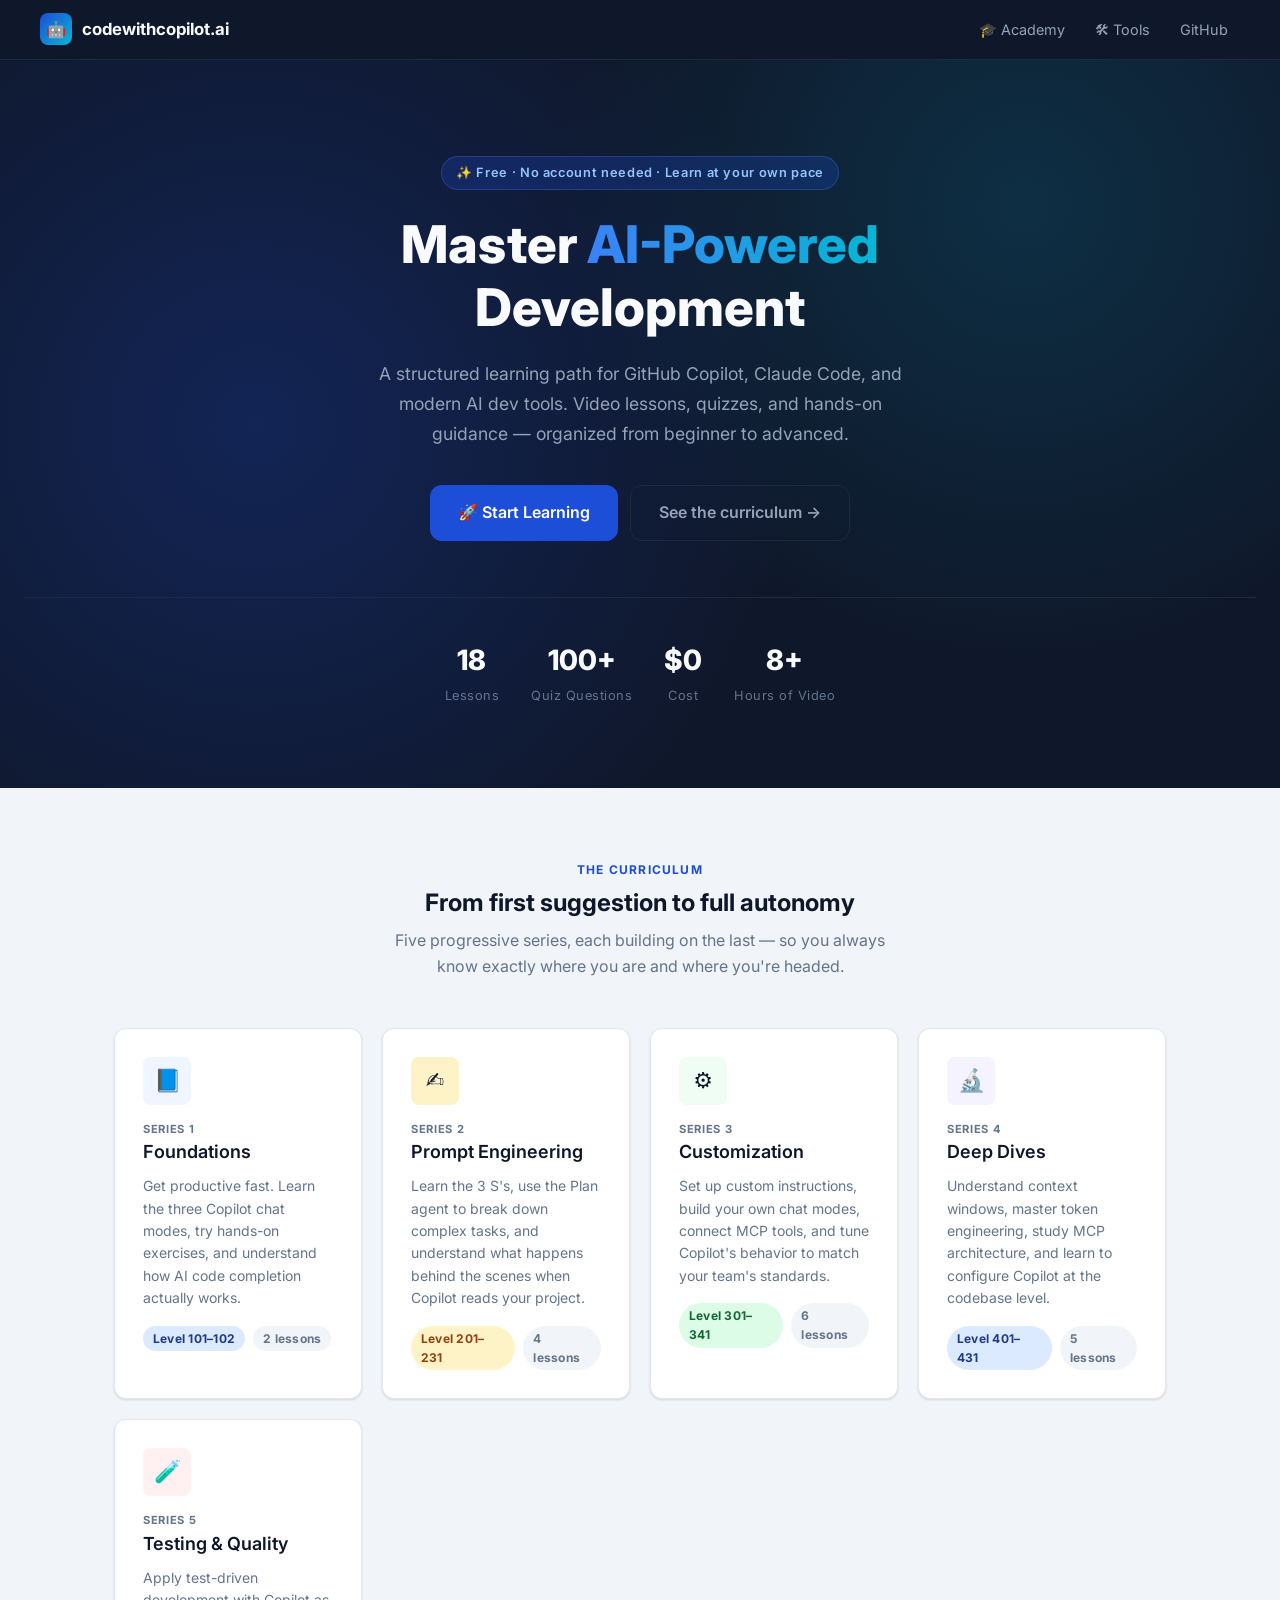
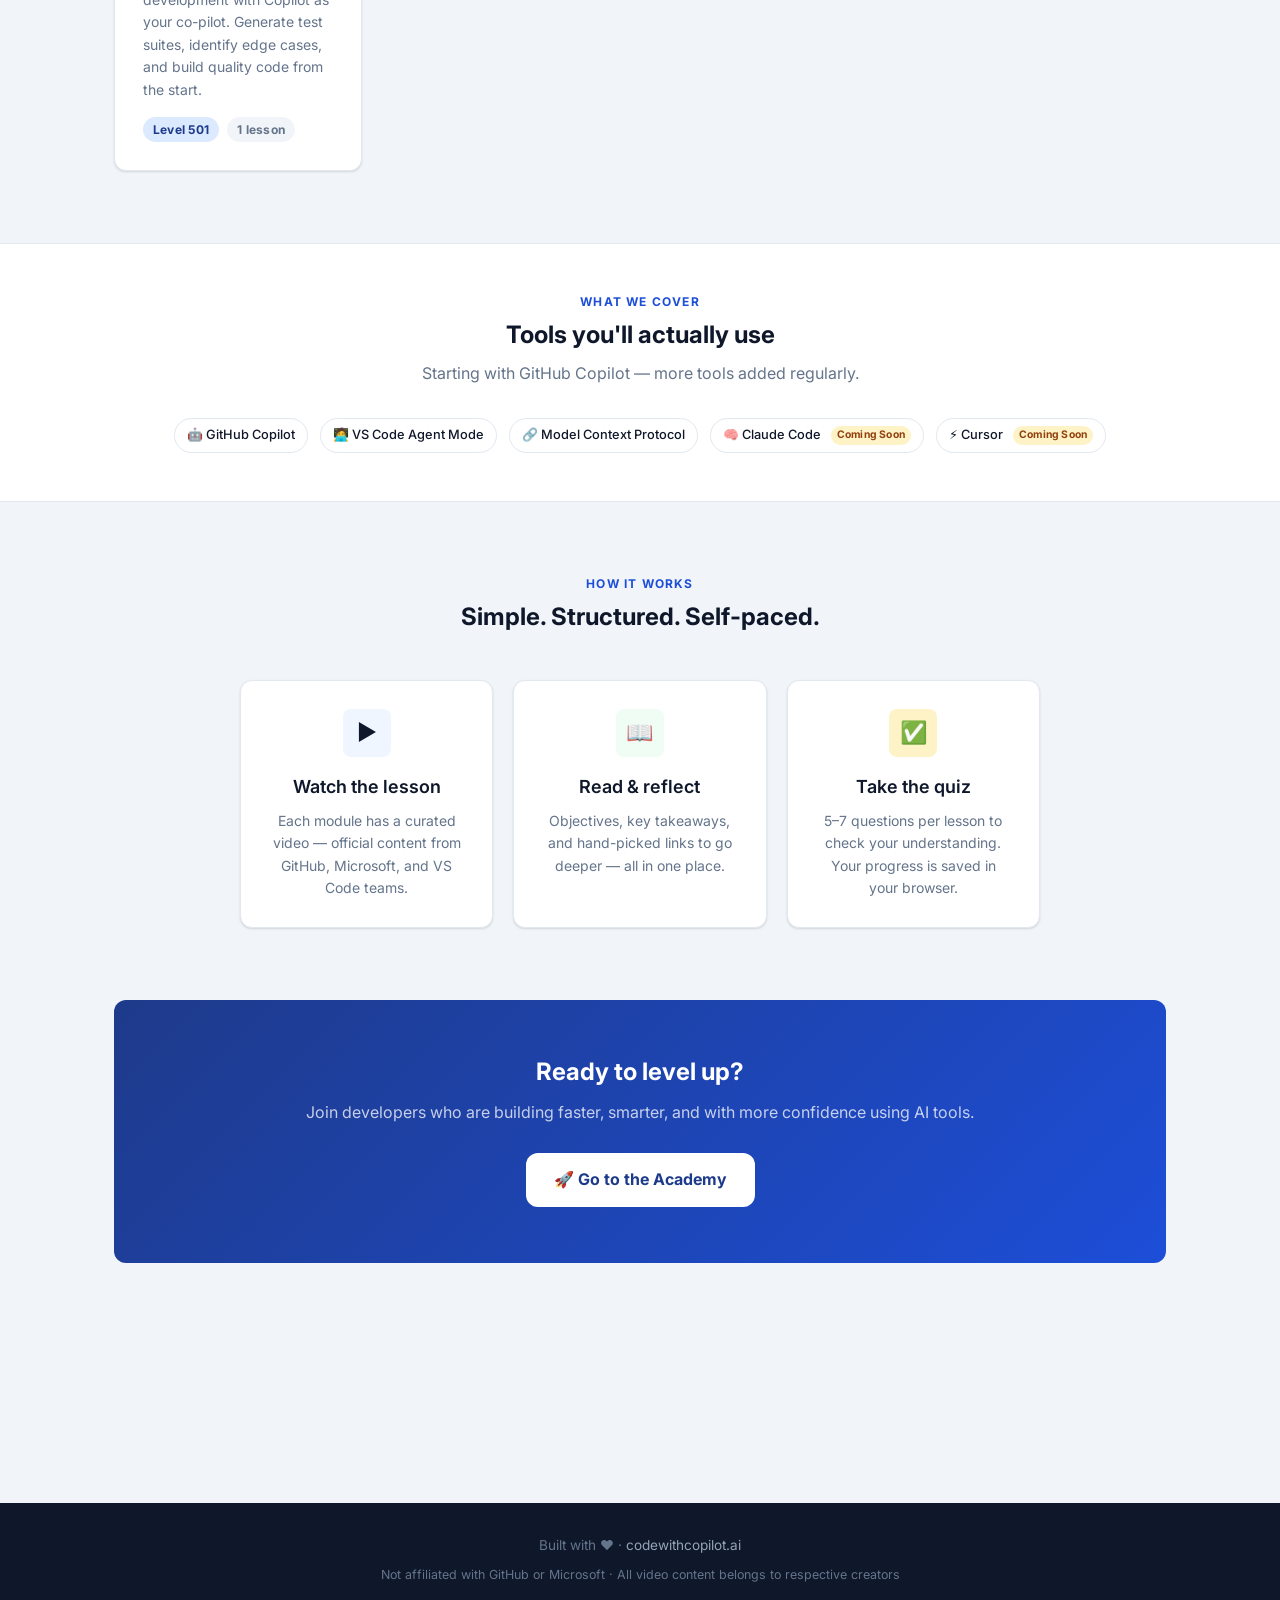
<file: index.html>
<!DOCTYPE html>
<html lang="en">
<head>
  <meta charset="UTF-8">
  <meta name="viewport" content="width=device-width, initial-scale=1.0">

  <!-- Primary Meta -->
  <title>codewithcopilot.ai — Learn AI-Powered Development</title>
  <meta name="description" content="Free structured learning academy for GitHub Copilot and AI developer tools. Video lessons, quizzes, and hands-on guidance organized from beginner to advanced.">
  <meta name="keywords" content="GitHub Copilot, AI coding, learn GitHub Copilot, VS Code AI, Claude Code, AI developer tools, Copilot tutorial, prompt engineering, MCP, agent mode">
  <meta name="author" content="codewithcopilot.ai">
  <link rel="canonical" href="https://codewithcopilot.ai/">

  <!-- Open Graph (Facebook, LinkedIn, WhatsApp previews) -->
  <meta property="og:type"        content="website">
  <meta property="og:url"         content="https://codewithcopilot.ai/">
  <meta property="og:title"       content="codewithcopilot.ai — Learn AI-Powered Development">
  <meta property="og:description" content="Free structured learning academy for GitHub Copilot and AI developer tools. 18 lessons, 88+ quiz questions, organized by level.">
  <meta property="og:image"       content="https://codewithcopilot.ai/og-image.png">
  <meta property="og:site_name"   content="codewithcopilot.ai">

  <!-- Twitter / X Card -->
  <meta name="twitter:card"        content="summary_large_image">
  <meta name="twitter:url"         content="https://codewithcopilot.ai/">
  <meta name="twitter:title"       content="codewithcopilot.ai — Learn AI-Powered Development">
  <meta name="twitter:description" content="Free structured learning academy for GitHub Copilot and AI developer tools. 18 lessons, 88+ quiz questions, organized by level.">
  <meta name="twitter:image"       content="https://codewithcopilot.ai/og-image.png">

  <!-- Favicon -->
  <link rel="icon" href="favicon.svg" type="image/svg+xml">

  <!-- Sitemap discovery -->
  <link rel="sitemap" type="application/xml" href="/sitemap.xml">

  <!-- JSON-LD Structured Data -->
  <script type="application/ld+json">
  {
    "@context": "https://schema.org",
    "@type": "WebSite",
    "name": "codewithcopilot.ai",
    "url": "https://codewithcopilot.ai",
    "description": "Free structured learning academy for GitHub Copilot and AI developer tools.",
    "publisher": {
      "@type": "Person",
      "name": "codewithcopilot.ai"
    },
    "potentialAction": {
      "@type": "SearchAction",
      "target": "https://codewithcopilot.ai/learn.html",
      "query-input": "Browse all lessons"
    }
  }
  </script>
  <script type="application/ld+json">
  {
    "@context": "https://schema.org",
    "@type": "Course",
    "name": "GitHub Copilot Academy",
    "description": "A free, structured learning path for GitHub Copilot — from chat modes and prompt engineering to agent mode, MCP, and test-driven development.",
    "url": "https://codewithcopilot.ai/learn.html",
    "provider": {
      "@type": "Person",
      "name": "codewithcopilot.ai",
      "url": "https://codewithcopilot.ai"
    },
    "educationalLevel": "Beginner to Advanced",
    "isAccessibleForFree": true,
    "inLanguage": "en",
    "hasCourseInstance": {
      "@type": "CourseInstance",
      "courseMode": "online",
      "courseWorkload": "PT8H"
    }
  }
  </script>

  <link rel="preconnect" href="https://fonts.googleapis.com">
  <link href="https://fonts.googleapis.com/css2?family=Inter:wght@400;500;600;700;800&display=swap" rel="stylesheet">
  <link rel="stylesheet" href="css/style.css">
</head>
<body>

  <!-- ── Header ─────────────────────────────────────────── -->
  <header class="site-header">
    <div class="header-inner">
      <a href="index.html" class="site-logo">
        <span class="logo-icon">🤖</span>
        <span>codewithcopilot.ai</span>
      </a>
      <nav class="site-nav">
        <a href="learn.html">🎓 Academy</a>
        <a href="#tools">🛠 Tools</a>
        <a href="https://github.com" target="_blank" rel="noopener">GitHub</a>
      </nav>
    </div>
  </header>

  <!-- ── Hero ───────────────────────────────────────────── -->
  <section class="hero">
    <div class="hero-eyebrow">✨ Free · No account needed · Learn at your own pace</div>
    <h1>Master <span>AI-Powered</span><br>Development</h1>
    <p class="hero-sub">
      A structured learning path for GitHub Copilot, Claude Code, and modern AI dev tools.
      Video lessons, quizzes, and hands-on guidance — organized from beginner to advanced.
    </p>
    <div class="hero-cta">
      <a href="learn.html" class="btn btn-primary btn-lg">🚀 Start Learning</a>
      <a href="#what-youll-learn" class="btn btn-ghost btn-lg" style="color:#94a3b8;border-color:#1e293b;">See the curriculum →</a>
    </div>
    <div class="hero-stats">
      <div class="hero-stat">
        <span class="hero-stat-value">18</span>
        <span class="hero-stat-label">Lessons</span>
      </div>
      <div class="hero-stat">
        <span class="hero-stat-value">100+</span>
        <span class="hero-stat-label">Quiz Questions</span>
      </div>
      <div class="hero-stat">
        <span class="hero-stat-value">$0</span>
        <span class="hero-stat-label">Cost</span>
      </div>
      <div class="hero-stat">
        <span class="hero-stat-value">8+</span>
        <span class="hero-stat-label">Hours of Video</span>
      </div>
    </div>
  </section>

  <!-- ── What you'll learn ──────────────────────────────── -->
  <section id="what-youll-learn" class="section">
    <div class="section-header">
      <div class="section-label">The Curriculum</div>
      <h2>From first suggestion to full autonomy</h2>
      <p>Five progressive series, each building on the last — so you always know exactly where you are and where you're headed.</p>
    </div>
    <div class="level-grid">

      <div class="level-card">
        <div class="level-card-icon" style="background:#eff6ff;">📘</div>
        <div>
          <div class="series-tag">Series 1</div>
          <h3>Foundations</h3>
          <p>Get productive fast. Learn the three Copilot chat modes, try hands-on exercises, and understand how AI code completion actually works.</p>
        </div>
        <div class="level-card-meta">
          <span class="badge badge-blue">Level 101–102</span>
          <span class="badge badge-gray">2 lessons</span>
        </div>
      </div>

      <div class="level-card">
        <div class="level-card-icon" style="background:#fef3c7;">✍️</div>
        <div>
          <div class="series-tag">Series 2</div>
          <h3>Prompt Engineering</h3>
          <p>Learn the 3 S's, use the Plan agent to break down complex tasks, and understand what happens behind the scenes when Copilot reads your project.</p>
        </div>
        <div class="level-card-meta">
          <span class="badge badge-amber">Level 201–231</span>
          <span class="badge badge-gray">4 lessons</span>
        </div>
      </div>

      <div class="level-card">
        <div class="level-card-icon" style="background:#f0fdf4;">⚙️</div>
        <div>
          <div class="series-tag">Series 3</div>
          <h3>Customization</h3>
          <p>Set up custom instructions, build your own chat modes, connect MCP tools, and tune Copilot's behavior to match your team's standards.</p>
        </div>
        <div class="level-card-meta">
          <span class="badge badge-green">Level 301–341</span>
          <span class="badge badge-gray">6 lessons</span>
        </div>
      </div>

      <div class="level-card">
        <div class="level-card-icon" style="background:#f5f3ff;">🔬</div>
        <div>
          <div class="series-tag">Series 4</div>
          <h3>Deep Dives</h3>
          <p>Understand context windows, master token engineering, study MCP architecture, and learn to configure Copilot at the codebase level.</p>
        </div>
        <div class="level-card-meta">
          <span class="badge badge-blue">Level 401–431</span>
          <span class="badge badge-gray">5 lessons</span>
        </div>
      </div>

      <div class="level-card">
        <div class="level-card-icon" style="background:#fff1f2;">🧪</div>
        <div>
          <div class="series-tag">Series 5</div>
          <h3>Testing & Quality</h3>
          <p>Apply test-driven development with Copilot as your co-pilot. Generate test suites, identify edge cases, and build quality code from the start.</p>
        </div>
        <div class="level-card-meta">
          <span class="badge badge-blue">Level 501</span>
          <span class="badge badge-gray">1 lesson</span>
        </div>
      </div>

    </div>
  </section>

  <!-- ── Tools Covered ──────────────────────────────────── -->
  <section id="tools" style="background: var(--card-bg); border-top: 1px solid var(--border); border-bottom: 1px solid var(--border); padding: 48px 24px;">
    <div style="max-width:1100px; margin: 0 auto;">
      <div class="section-header" style="margin-bottom: 32px;">
        <div class="section-label">What We Cover</div>
        <h2>Tools you'll actually use</h2>
        <p>Starting with GitHub Copilot — more tools added regularly.</p>
      </div>
      <div class="tools-row" style="justify-content:center;">
        <div class="tool-chip">🤖 GitHub Copilot</div>
        <div class="tool-chip">🧑‍💻 VS Code Agent Mode</div>
        <div class="tool-chip">🔗 Model Context Protocol</div>
        <div class="tool-chip">🧠 Claude Code <span class="badge badge-amber" style="font-size:.65rem;padding:1px 6px;margin-left:4px;">Coming Soon</span></div>
        <div class="tool-chip">⚡ Cursor <span class="badge badge-amber" style="font-size:.65rem;padding:1px 6px;margin-left:4px;">Coming Soon</span></div>
      </div>
    </div>
  </section>

  <!-- ── How it works ───────────────────────────────────── -->
  <section class="section">
    <div class="section-header">
      <div class="section-label">How It Works</div>
      <h2>Simple. Structured. Self-paced.</h2>
    </div>
    <div class="level-grid" style="max-width:800px; margin: 0 auto;">
      <div class="level-card" style="text-align:center;">
        <div class="level-card-icon" style="background:#eff6ff; margin: 0 auto 16px;">▶️</div>
        <h3>Watch the lesson</h3>
        <p style="font-size:.875rem;">Each module has a curated video — official content from GitHub, Microsoft, and VS Code teams.</p>
      </div>
      <div class="level-card" style="text-align:center;">
        <div class="level-card-icon" style="background:#f0fdf4; margin: 0 auto 16px;">📖</div>
        <h3>Read & reflect</h3>
        <p style="font-size:.875rem;">Objectives, key takeaways, and hand-picked links to go deeper — all in one place.</p>
      </div>
      <div class="level-card" style="text-align:center;">
        <div class="level-card-icon" style="background:#fef3c7; margin: 0 auto 16px;">✅</div>
        <h3>Take the quiz</h3>
        <p style="font-size:.875rem;">5–7 questions per lesson to check your understanding. Your progress is saved in your browser.</p>
      </div>
    </div>
  </section>

  <!-- ── CTA Banner ─────────────────────────────────────── -->
  <div style="padding: 0 24px 80px; max-width: 1100px; margin: 0 auto;">
    <div class="cta-banner">
      <h2>Ready to level up?</h2>
      <p>Join developers who are building faster, smarter, and with more confidence using AI tools.</p>
      <a href="learn.html" class="btn btn-lg" style="background:#fff; color: var(--primary-dark); font-weight:700;">
        🚀 Go to the Academy
      </a>
    </div>
  </div>

  <!-- ── Footer ─────────────────────────────────────────── -->
  <footer class="site-footer">
    <p>Built with ❤️ · <a href="https://codewithcopilot.ai">codewithcopilot.ai</a></p>
    <p style="margin-top:8px; font-size:.78rem;">Not affiliated with GitHub or Microsoft · All video content belongs to respective creators</p>
  </footer>

</body>
</html>
</file>
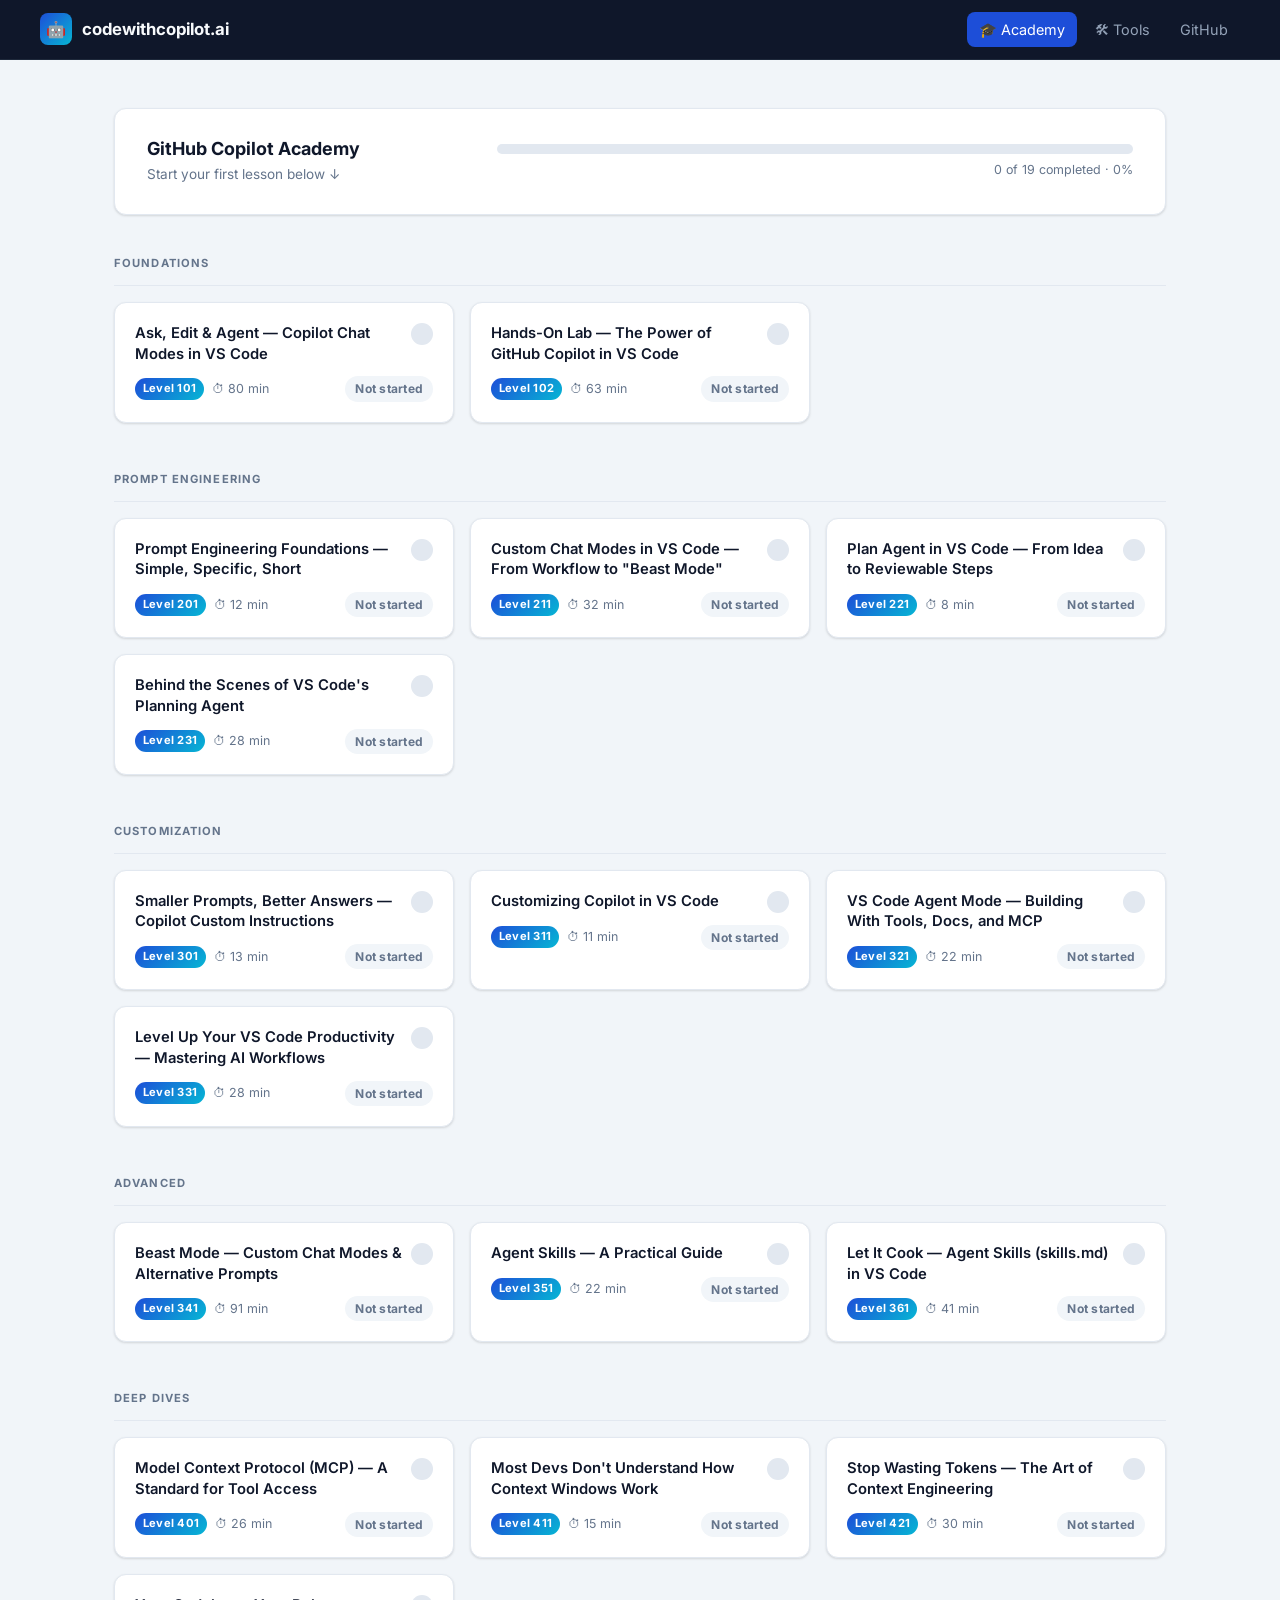
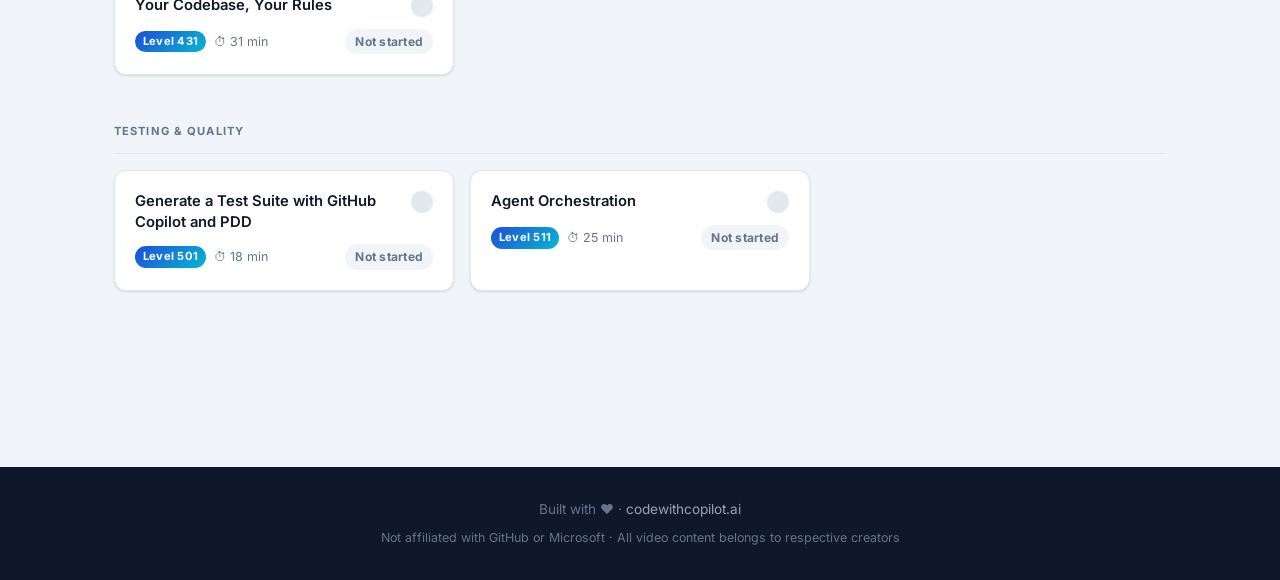
<file: learn.html>
<!DOCTYPE html>
<html lang="en">
<head>
  <meta charset="UTF-8">
  <meta name="viewport" content="width=device-width, initial-scale=1.0">

  <!-- Primary Meta -->
  <title>GitHub Copilot Academy — All Lessons | codewithcopilot.ai</title>
  <meta name="description" content="Browse all 19 GitHub Copilot lessons — from Ask/Edit/Agent chat modes and prompt engineering to MCP, agent skills, and prompt-driven development. Free, no account needed.">
  <meta name="keywords" content="GitHub Copilot course, learn Copilot, AI coding lessons, VS Code agent mode, prompt engineering, MCP tutorial, Copilot quiz">
  <link rel="canonical" href="https://codewithcopilot.ai/learn.html">

  <!-- Open Graph -->
  <meta property="og:type"        content="website">
  <meta property="og:url"         content="https://codewithcopilot.ai/learn.html">
  <meta property="og:title"       content="GitHub Copilot Academy — All Lessons | codewithcopilot.ai">
  <meta property="og:description" content="19 free lessons on GitHub Copilot — from foundations to advanced agent workflows. Each lesson has a video, objectives, and a quiz.">
  <meta property="og:image"       content="https://codewithcopilot.ai/og-image.png">

  <!-- Twitter / X Card -->
  <meta name="twitter:card"        content="summary_large_image">
  <meta name="twitter:title"       content="GitHub Copilot Academy — All Lessons | codewithcopilot.ai">
  <meta name="twitter:description" content="19 free lessons on GitHub Copilot — from foundations to advanced agent workflows. Each lesson has a video, objectives, and a quiz.">
  <meta name="twitter:image"       content="https://codewithcopilot.ai/og-image.png">

  <!-- Favicon -->
  <link rel="icon" href="favicon.svg" type="image/svg+xml">

  <!-- JSON-LD: ItemList of all courses -->
  <script type="application/ld+json">
  {
    "@context": "https://schema.org",
    "@type": "ItemList",
    "name": "GitHub Copilot Academy Lessons",
    "description": "Complete lesson list for the GitHub Copilot Academy on codewithcopilot.ai",
    "url": "https://codewithcopilot.ai/learn.html",
    "numberOfItems": 19,
    "itemListElement": [
      {"@type":"ListItem","position":1,"name":"Level 101 — Ask, Edit & Agent Chat Modes","url":"https://codewithcopilot.ai/lesson.html?id=101"},
      {"@type":"ListItem","position":2,"name":"Level 102 — Hands-On Lab: Power of GitHub Copilot","url":"https://codewithcopilot.ai/lesson.html?id=102"},
      {"@type":"ListItem","position":3,"name":"Level 201 — Prompt Engineering Foundations","url":"https://codewithcopilot.ai/lesson.html?id=201"},
      {"@type":"ListItem","position":4,"name":"Level 211 — Custom Chat Modes in VS Code","url":"https://codewithcopilot.ai/lesson.html?id=211"},
      {"@type":"ListItem","position":5,"name":"Level 221 — Plan Agent in VS Code","url":"https://codewithcopilot.ai/lesson.html?id=221"},
      {"@type":"ListItem","position":6,"name":"Level 231 — Behind the Scenes of VS Code Planning Agent","url":"https://codewithcopilot.ai/lesson.html?id=231"},
      {"@type":"ListItem","position":7,"name":"Level 301 — Copilot Custom Instructions","url":"https://codewithcopilot.ai/lesson.html?id=301"},
      {"@type":"ListItem","position":8,"name":"Level 311 — Customizing Copilot in VS Code","url":"https://codewithcopilot.ai/lesson.html?id=311"},
      {"@type":"ListItem","position":9,"name":"Level 321 — Agent Mode with Tools, Docs & MCP","url":"https://codewithcopilot.ai/lesson.html?id=321"},
      {"@type":"ListItem","position":10,"name":"Level 331 — Level Up VS Code Productivity","url":"https://codewithcopilot.ai/lesson.html?id=331"},
      {"@type":"ListItem","position":11,"name":"Level 341 — Beast Mode: Custom Chat & Alternative Prompts","url":"https://codewithcopilot.ai/lesson.html?id=341"},
      {"@type":"ListItem","position":12,"name":"Level 351 — Agent Skills: A Practical Guide","url":"https://codewithcopilot.ai/lesson.html?id=351"},
      {"@type":"ListItem","position":13,"name":"Level 361 — Let It Cook: Agent Skills (skills.md) in VS Code","url":"https://codewithcopilot.ai/lesson.html?id=361"},
      {"@type":"ListItem","position":14,"name":"Level 401 — Model Context Protocol (MCP)","url":"https://codewithcopilot.ai/lesson.html?id=401"},
      {"@type":"ListItem","position":15,"name":"Level 411 — How Context Windows Work","url":"https://codewithcopilot.ai/lesson.html?id=411"},
      {"@type":"ListItem","position":16,"name":"Level 421 — Stop Wasting Tokens: Context Engineering","url":"https://codewithcopilot.ai/lesson.html?id=421"},
      {"@type":"ListItem","position":17,"name":"Level 431 — Your Codebase, Your Rules","url":"https://codewithcopilot.ai/lesson.html?id=431"},
      {"@type":"ListItem","position":18,"name":"Level 501 — Prompt-Driven Development with GitHub Copilot","url":"https://codewithcopilot.ai/lesson.html?id=501"},
      {"@type":"ListItem","position":19,"name":"Level 511 — Agent Orchestration: Multi-Agent Workflows","url":"https://codewithcopilot.ai/lesson.html?id=511"}
    ]
  }
  </script>

  <link rel="preconnect" href="https://fonts.googleapis.com">
  <link href="https://fonts.googleapis.com/css2?family=Inter:wght@400;500;600;700;800&display=swap" rel="stylesheet">
  <link rel="stylesheet" href="css/style.css">
</head>
<body data-page="learn">

  <!-- ── Header ─────────────────────────────────────────── -->
  <header class="site-header">
    <div class="header-inner">
      <a href="index.html" class="site-logo">
        <span class="logo-icon">🤖</span>
        <span>codewithcopilot.ai</span>
      </a>
      <nav class="site-nav">
        <a href="learn.html" class="active">🎓 Academy</a>
        <a href="index.html#tools">🛠 Tools</a>
        <a href="https://github.com" target="_blank" rel="noopener">GitHub</a>
      </nav>
    </div>
  </header>

  <!-- ── Page Content ───────────────────────────────────── -->
  <main class="learn-page">

    <!-- Progress Banner — filled by app.js -->
    <div class="progress-banner" id="progress-banner">
      <div class="progress-text">
        <h2>GitHub Copilot Academy</h2>
        <p id="progress-subtitle">Loading your progress…</p>
      </div>
      <div class="progress-bar-wrap">
        <div class="progress-bar-bg">
          <div class="progress-bar-fill" id="progress-bar" style="width:0%"></div>
        </div>
        <div class="progress-bar-label" id="progress-label">0 of 19 completed</div>
      </div>
    </div>

    <!-- Module sections — rendered by app.js -->
    <div id="modules-container">
      <p style="color: var(--text-muted); text-align:center; padding: 40px 0;">Loading modules…</p>
    </div>

  </main>

  <!-- ── Footer ─────────────────────────────────────────── -->
  <footer class="site-footer">
    <p>Built with ❤️ · <a href="https://codewithcopilot.ai">codewithcopilot.ai</a></p>
    <p style="margin-top:8px; font-size:.78rem;">Not affiliated with GitHub or Microsoft · All video content belongs to respective creators</p>
  </footer>

  <script src="js/modules.js"></script>
  <script src="js/app.js"></script>
</body>
</html>
</file>
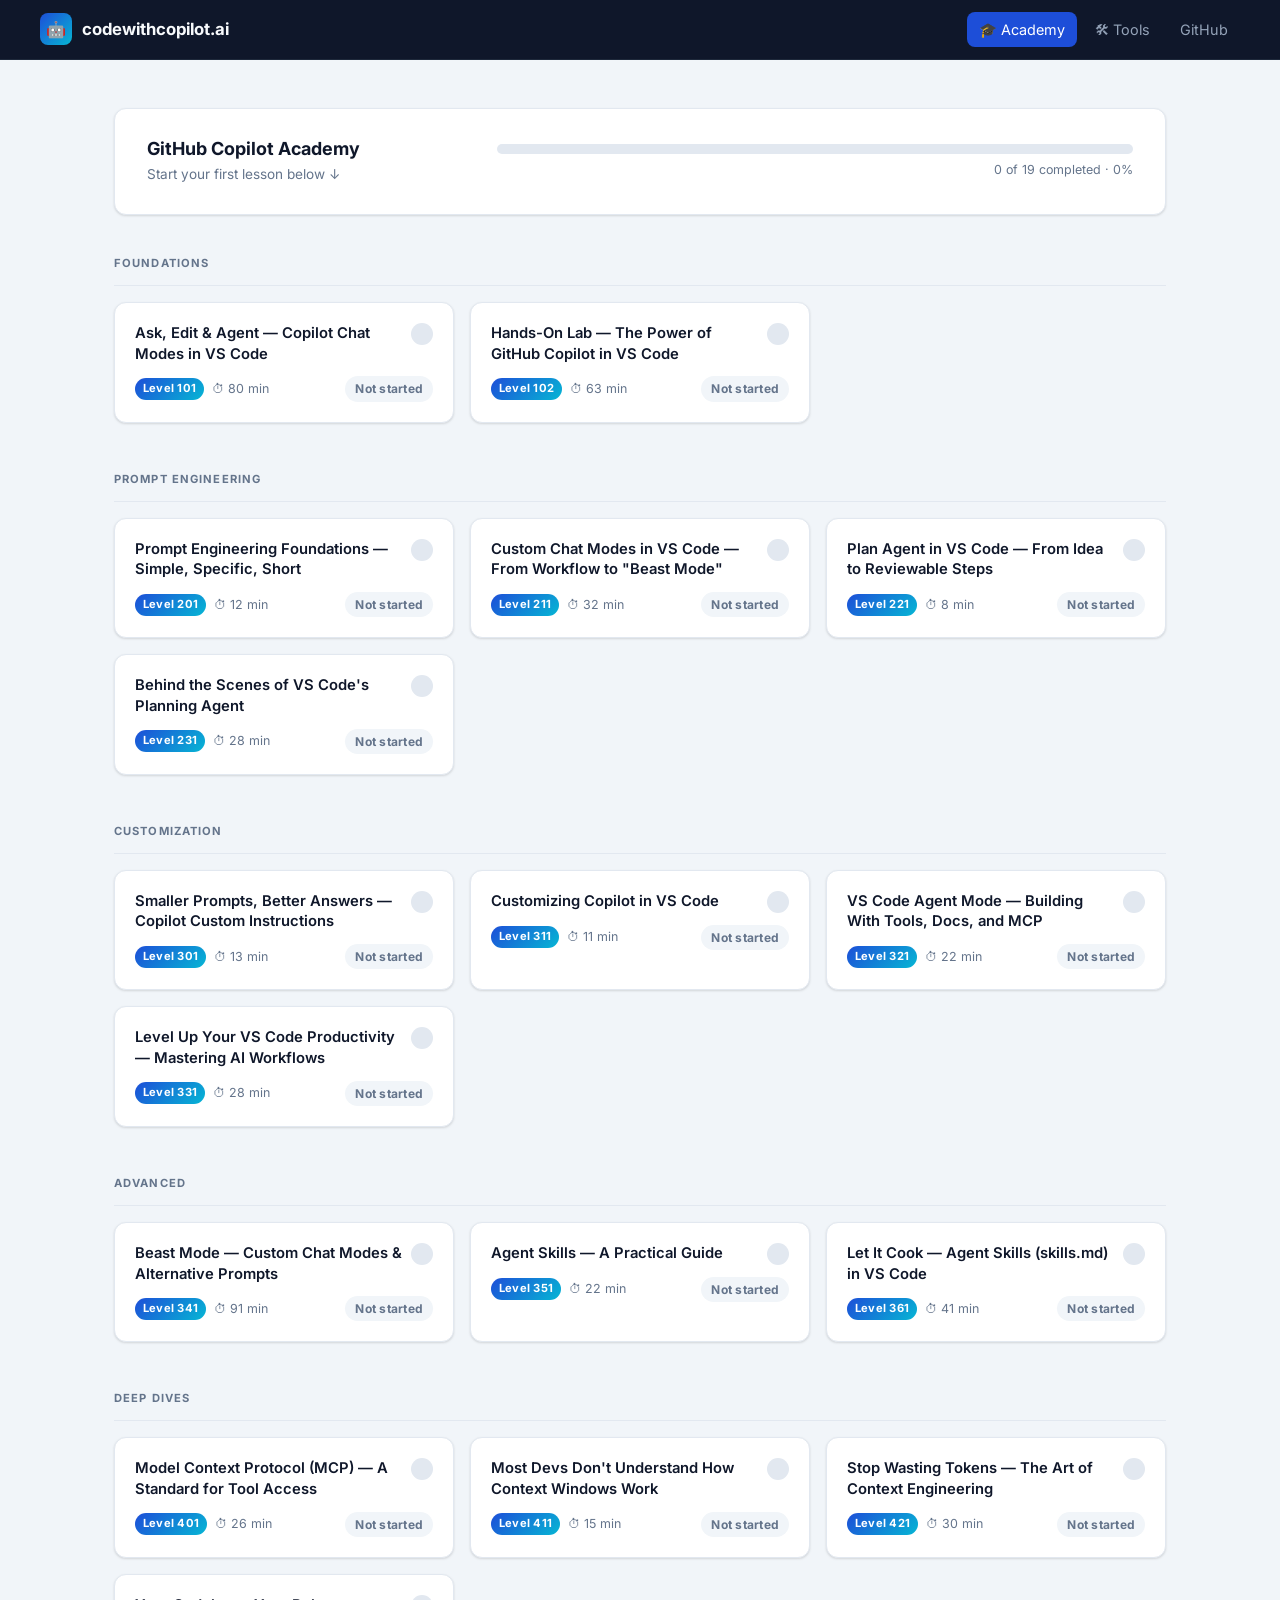
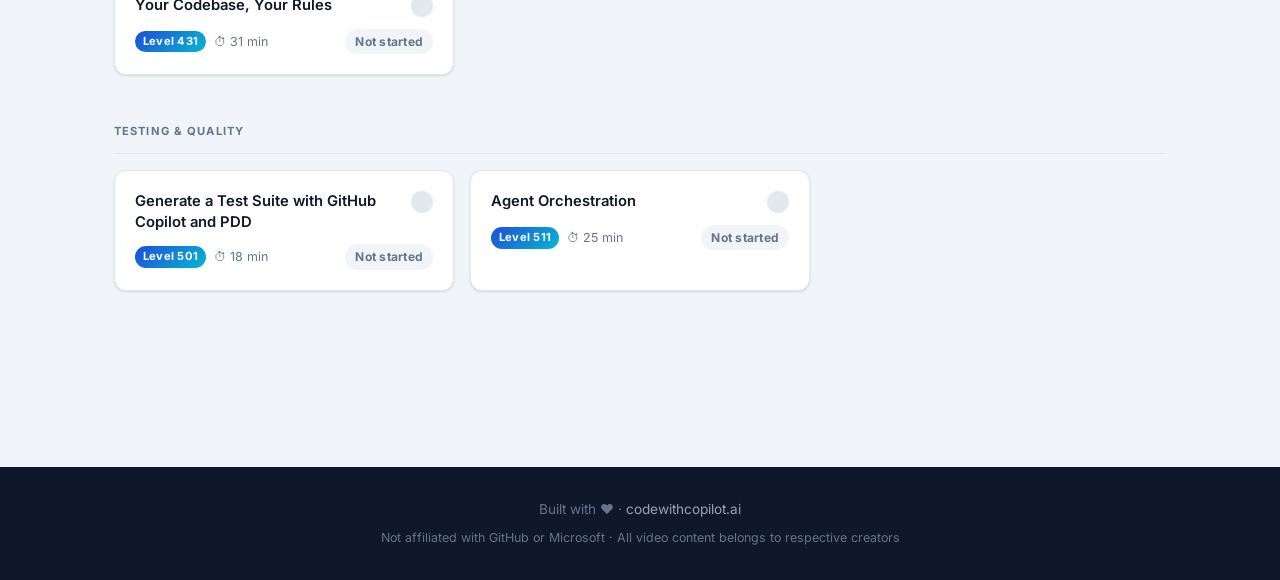
<file: lesson.html>
<!DOCTYPE html>
<html lang="en">
<head>
  <meta charset="UTF-8">
  <meta name="viewport" content="width=device-width, initial-scale=1.0">

  <!-- Primary Meta (updated dynamically by app.js per lesson) -->
  <title>Lesson — codewithcopilot.ai</title>
  <meta name="description" content="Free GitHub Copilot lesson with video, learning objectives, key takeaways, and a knowledge-check quiz.">
  <meta name="keywords" content="GitHub Copilot, AI coding, learn Copilot, VS Code, prompt engineering">
  <!-- canonical is set dynamically by app.js per lesson (?id=) -->

  <!-- Open Graph (updated dynamically by app.js) -->
  <meta property="og:type"        content="article">
  <meta property="og:url"         id="og-url"         content="https://codewithcopilot.ai/lesson.html">
  <meta property="og:title"       id="og-title"       content="Lesson — codewithcopilot.ai">
  <meta property="og:description" id="og-description" content="Free GitHub Copilot lesson with video, objectives, and quiz.">
  <meta property="og:image"                           content="https://codewithcopilot.ai/og-image.png">

  <!-- Twitter / X Card -->
  <meta name="twitter:card"        content="summary_large_image">
  <meta name="twitter:title"       id="tw-title"      content="Lesson — codewithcopilot.ai">
  <meta name="twitter:description" id="tw-description" content="Free GitHub Copilot lesson with video, objectives, and quiz.">
  <meta name="twitter:image"                          content="https://codewithcopilot.ai/og-image.png">

  <!-- Favicon -->
  <link rel="icon" href="favicon.svg" type="image/svg+xml">

  <link rel="preconnect" href="https://fonts.googleapis.com">
  <link href="https://fonts.googleapis.com/css2?family=Inter:wght@400;500;600;700;800&display=swap" rel="stylesheet">
  <link rel="stylesheet" href="css/style.css">
</head>
<body data-page="lesson">

  <!-- ── Header ─────────────────────────────────────────── -->
  <header class="site-header">
    <div class="header-inner">
      <a href="index.html" class="site-logo">
        <span class="logo-icon">🤖</span>
        <span>codewithcopilot.ai</span>
      </a>
      <nav class="site-nav">
        <a href="learn.html">🎓 Academy</a>
        <a href="index.html#tools">🛠 Tools</a>
        <a href="https://github.com" target="_blank" rel="noopener">GitHub</a>
      </nav>
    </div>
  </header>

  <!-- ── Lesson Layout ──────────────────────────────────── -->
  <div class="lesson-layout">

    <!-- Sidebar: all modules + progress — rendered by app.js -->
    <aside class="lesson-sidebar" id="lesson-sidebar">
      <div class="sidebar-header">
        <div class="sidebar-header-title">GitHub Copilot Academy</div>
        <div class="sidebar-progress-text" id="sidebar-progress-text">Loading…</div>
        <div class="sidebar-progress-bar">
          <div class="sidebar-progress-fill" id="sidebar-progress-fill" style="width:0%"></div>
        </div>
      </div>
      <nav class="sidebar-nav" id="sidebar-nav">
        <!-- Filled by app.js -->
      </nav>
    </aside>

    <!-- Main content area — rendered by app.js -->
    <main class="lesson-main" id="lesson-main">
      <div class="lesson-content">
        <p style="color:var(--text-muted); text-align:center; padding:80px 0;">Loading lesson…</p>
      </div>
    </main>

  </div>

  <!-- ── "Well Begun" Milestone Modal ──────────────────── -->
  <div class="milestone-modal-overlay hidden" id="milestone-modal-overlay"
       role="dialog" aria-modal="true" aria-labelledby="milestone-modal-title">
    <div class="milestone-modal">
      <div class="milestone-modal-emoji">🌟</div>
      <h2 id="milestone-modal-title">Well begun is half done!</h2>
      <p>
        You've completed your first lesson — and that's huge!<br><br>
        You're already at <strong>50%</strong> of your journey.
        Just 50% more to go. Keep the momentum — you've got this! 🚀
      </p>
      <button class="milestone-modal-close" onclick="closeMilestoneModal()">
        Keep Learning →
      </button>
    </div>
  </div>

  <script src="js/modules.js"></script>
  <script src="js/app.js"></script>
</body>
</html>
</file>
<file: css/style.css>
/* ============================================================
   style.css — codewithcopilot.ai
   Clean, modern developer-education design
   ============================================================ */

/* ── Variables ─────────────────────────────────────────── */
:root {
  --primary:        #1d4ed8;
  --primary-light:  #3b82f6;
  --primary-dark:   #1e3a8a;
  --accent:         #06b6d4;

  --sidebar-bg:     #0f172a;
  --sidebar-text:   #cbd5e1;
  --sidebar-hover:  #1e293b;
  --sidebar-active: #1e3a5f;
  --sidebar-border: #1e293b;
  --sidebar-done:   #166534;

  --bg:             #f1f5f9;
  --card-bg:        #ffffff;
  --text:           #0f172a;
  --text-muted:     #64748b;
  --border:         #e2e8f0;

  --success:        #16a34a;
  --success-bg:     #f0fdf4;
  --warning:        #d97706;
  --warning-bg:     #fffbeb;
  --danger:         #dc2626;
  --danger-bg:      #fef2f2;

  --hero-bg:        #0f172a;
  --hero-text:      #f8fafc;

  --radius:         8px;
  --radius-lg:      12px;
  --shadow:         0 1px 3px rgba(0,0,0,.08), 0 1px 2px rgba(0,0,0,.06);
  --shadow-md:      0 4px 6px rgba(0,0,0,.07), 0 2px 4px rgba(0,0,0,.06);
  --shadow-lg:      0 10px 15px rgba(0,0,0,.08), 0 4px 6px rgba(0,0,0,.05);

  --font:           'Inter', system-ui, -apple-system, sans-serif;
  --mono:           'JetBrains Mono', 'Fira Code', 'Consolas', monospace;

  --sidebar-w:      280px;
  --header-h:       60px;
}

/* ── Reset ──────────────────────────────────────────────── */
*, *::before, *::after { box-sizing: border-box; margin: 0; padding: 0; }
html { scroll-behavior: smooth; }
body {
  font-family: var(--font);
  background: var(--bg);
  color: var(--text);
  line-height: 1.6;
  min-height: 100vh;
}
a { color: var(--primary); text-decoration: none; }
a:hover { color: var(--primary-dark); text-decoration: underline; }
img, svg { display: block; max-width: 100%; }
button { cursor: pointer; font-family: inherit; }

/* ── Scrollbar ───────────────────────────────────────────  */
::-webkit-scrollbar { width: 6px; }
::-webkit-scrollbar-track { background: transparent; }
::-webkit-scrollbar-thumb { background: var(--border); border-radius: 3px; }
::-webkit-scrollbar-thumb:hover { background: var(--text-muted); }

/* ── Typography ─────────────────────────────────────────── */
h1 { font-size: 2.25rem; font-weight: 800; line-height: 1.2; }
h2 { font-size: 1.5rem;  font-weight: 700; line-height: 1.3; }
h3 { font-size: 1.125rem; font-weight: 600; }
h4 { font-size: 1rem; font-weight: 600; }
p  { color: var(--text-muted); }

/* ── Global Header ──────────────────────────────────────── */
.site-header {
  height: var(--header-h);
  background: var(--hero-bg);
  border-bottom: 1px solid #1e293b;
  display: flex;
  align-items: center;
  padding: 0 24px;
  position: sticky;
  top: 0;
  z-index: 100;
}
.header-inner {
  display: flex;
  align-items: center;
  justify-content: space-between;
  width: 100%;
  max-width: 1200px;
  margin: 0 auto;
}
.site-logo {
  display: flex;
  align-items: center;
  gap: 10px;
  font-weight: 700;
  font-size: 1.05rem;
  color: #f8fafc;
  text-decoration: none;
}
.site-logo:hover { color: var(--accent); text-decoration: none; }
.logo-icon {
  width: 32px; height: 32px;
  background: linear-gradient(135deg, var(--primary), var(--accent));
  border-radius: 8px;
  display: flex; align-items: center; justify-content: center;
  font-size: 16px;
  flex-shrink: 0;
}
.site-nav {
  display: flex;
  align-items: center;
  gap: 6px;
}
.site-nav a {
  color: #94a3b8;
  font-size: 0.9rem;
  padding: 6px 12px;
  border-radius: var(--radius);
  transition: background .15s, color .15s;
  text-decoration: none;
}
.site-nav a:hover { background: #1e293b; color: #f8fafc; text-decoration: none; }
.site-nav a.active { background: var(--primary); color: #fff; }

/* ── Footer ─────────────────────────────────────────────── */
.site-footer {
  background: var(--hero-bg);
  color: #64748b;
  text-align: center;
  padding: 32px 24px;
  font-size: 0.85rem;
  margin-top: 80px;
}
.site-footer a { color: #94a3b8; }
.site-footer a:hover { color: #f8fafc; }

/* ── Buttons ─────────────────────────────────────────────── */
.btn {
  display: inline-flex;
  align-items: center;
  gap: 8px;
  padding: 10px 20px;
  border-radius: var(--radius);
  font-size: 0.9rem;
  font-weight: 600;
  border: none;
  transition: all .15s;
  white-space: nowrap;
}
.btn-primary {
  background: var(--primary);
  color: #fff;
}
.btn-primary:hover { background: var(--primary-dark); transform: translateY(-1px); box-shadow: var(--shadow-md); color: #fff; text-decoration: none; }
.btn-outline {
  background: transparent;
  color: var(--primary);
  border: 2px solid var(--primary);
}
.btn-outline:hover { background: var(--primary); color: #fff; text-decoration: none; }
.btn-ghost {
  background: transparent;
  color: var(--text-muted);
  border: 1px solid var(--border);
}
.btn-ghost:hover { background: var(--bg); color: var(--text); text-decoration: none; }
.btn-lg { padding: 14px 28px; font-size: 1rem; border-radius: var(--radius-lg); }
.btn-sm { padding: 6px 14px; font-size: 0.8rem; }

/* ── Badges ──────────────────────────────────────────────── */
.badge {
  display: inline-flex;
  align-items: center;
  padding: 3px 10px;
  border-radius: 100px;
  font-size: 0.75rem;
  font-weight: 700;
  letter-spacing: .02em;
}
.badge-blue  { background: #dbeafe; color: var(--primary-dark); }
.badge-green { background: #dcfce7; color: #166534; }
.badge-gray  { background: #f1f5f9; color: #64748b; }
.badge-amber { background: #fef3c7; color: #92400e; }
.badge-level {
  background: linear-gradient(135deg, var(--primary), var(--accent));
  color: #fff;
  font-size: 0.7rem;
  padding: 2px 8px;
}

/* ── Series tag ──────────────────────────────────────────── */
.series-tag {
  font-size: 0.7rem;
  font-weight: 700;
  letter-spacing: .06em;
  text-transform: uppercase;
  color: var(--text-muted);
}

/* ═══════════════════════════════════════════════════════════
   LANDING PAGE (index.html)
═══════════════════════════════════════════════════════════ */

/* Hero */
.hero {
  background: var(--hero-bg);
  background-image:
    radial-gradient(circle at 20% 50%, rgba(29,78,216,.25) 0%, transparent 50%),
    radial-gradient(circle at 80% 20%, rgba(6,182,212,.15) 0%, transparent 40%);
  color: var(--hero-text);
  padding: 96px 24px 80px;
  text-align: center;
}
.hero-eyebrow {
  display: inline-flex;
  align-items: center;
  gap: 6px;
  background: rgba(29,78,216,.25);
  border: 1px solid rgba(59,130,246,.3);
  color: #93c5fd;
  padding: 6px 14px;
  border-radius: 100px;
  font-size: 0.8rem;
  font-weight: 600;
  letter-spacing: .05em;
  margin-bottom: 24px;
}
.hero h1 {
  font-size: clamp(2rem, 5vw, 3.25rem);
  color: #f8fafc;
  max-width: 700px;
  margin: 0 auto 20px;
}
.hero h1 span {
  background: linear-gradient(90deg, var(--primary-light), var(--accent));
  -webkit-background-clip: text;
  -webkit-text-fill-color: transparent;
  background-clip: text;
}
.hero-sub {
  font-size: 1.1rem;
  color: #94a3b8;
  max-width: 540px;
  margin: 0 auto 36px;
  line-height: 1.7;
}
.hero-cta {
  display: flex;
  gap: 12px;
  justify-content: center;
  flex-wrap: wrap;
}
.hero-stats {
  display: flex;
  gap: 32px;
  justify-content: center;
  flex-wrap: wrap;
  margin-top: 56px;
  padding-top: 40px;
  border-top: 1px solid #1e293b;
}
.hero-stat { text-align: center; }
.hero-stat-value {
  font-size: 1.75rem;
  font-weight: 800;
  color: #f8fafc;
  display: block;
}
.hero-stat-label {
  font-size: 0.8rem;
  color: #64748b;
  letter-spacing: .04em;
}

/* Levels Section */
.section {
  max-width: 1100px;
  margin: 0 auto;
  padding: 72px 24px;
}
.section-header {
  text-align: center;
  margin-bottom: 48px;
}
.section-header h2 { margin-bottom: 10px; }
.section-header p  { max-width: 500px; margin: 0 auto; }
.section-label {
  font-size: 0.75rem;
  font-weight: 700;
  letter-spacing: .1em;
  text-transform: uppercase;
  color: var(--primary);
  margin-bottom: 8px;
}

/* Level Cards */
.level-grid {
  display: grid;
  grid-template-columns: repeat(auto-fit, minmax(240px, 1fr));
  gap: 20px;
}
.level-card {
  background: var(--card-bg);
  border: 1px solid var(--border);
  border-radius: var(--radius-lg);
  padding: 28px;
  box-shadow: var(--shadow);
  transition: transform .15s, box-shadow .15s;
}
.level-card:hover {
  transform: translateY(-2px);
  box-shadow: var(--shadow-lg);
}
.level-card-icon {
  width: 48px; height: 48px;
  border-radius: var(--radius);
  display: flex; align-items: center; justify-content: center;
  font-size: 22px;
  margin-bottom: 16px;
}
.level-card h3 { margin-bottom: 8px; }
.level-card p  { font-size: 0.875rem; }
.level-card-meta {
  display: flex;
  align-items: center;
  gap: 8px;
  margin-top: 16px;
}

/* What you'll learn */
.tools-row {
  display: flex;
  flex-wrap: wrap;
  gap: 12px;
  margin-top: 16px;
}
.tool-chip {
  display: inline-flex;
  align-items: center;
  gap: 6px;
  padding: 6px 12px;
  background: var(--card-bg);
  border: 1px solid var(--border);
  border-radius: 100px;
  font-size: 0.8rem;
  font-weight: 500;
}

/* CTA Banner */
.cta-banner {
  background: linear-gradient(135deg, var(--primary-dark), var(--primary));
  border-radius: var(--radius-lg);
  padding: 56px 40px;
  text-align: center;
  color: #fff;
  margin: 0 24px;
  max-width: 1100px;
  margin: 0 auto 80px;
}
.cta-banner h2 { color: #fff; margin-bottom: 12px; }
.cta-banner p  { color: rgba(255,255,255,.75); margin-bottom: 28px; }

/* ═══════════════════════════════════════════════════════════
   LEARN PAGE (learn.html)
═══════════════════════════════════════════════════════════ */

.learn-page { max-width: 1100px; margin: 0 auto; padding: 48px 24px; }

/* Progress Banner */
.progress-banner {
  background: var(--card-bg);
  border: 1px solid var(--border);
  border-radius: var(--radius-lg);
  padding: 28px 32px;
  margin-bottom: 40px;
  display: flex;
  align-items: center;
  gap: 32px;
  box-shadow: var(--shadow);
}
.progress-text { flex: 1; }
.progress-text h2 { font-size: 1.125rem; margin-bottom: 4px; }
.progress-text p  { font-size: 0.85rem; }
.progress-bar-wrap {
  flex: 2;
  display: flex;
  flex-direction: column;
  gap: 6px;
}
.progress-bar-bg {
  background: var(--border);
  border-radius: 100px;
  height: 10px;
  overflow: hidden;
}
.progress-bar-fill {
  background: linear-gradient(90deg, var(--primary), var(--accent));
  height: 100%;
  border-radius: 100px;
  transition: width .5s ease;
}
.progress-bar-label {
  font-size: 0.78rem;
  color: var(--text-muted);
  text-align: right;
}

/* Series Section */
.series-section { margin-bottom: 48px; }
.series-title {
  font-size: 0.7rem;
  font-weight: 700;
  letter-spacing: .1em;
  text-transform: uppercase;
  color: var(--text-muted);
  padding-bottom: 12px;
  border-bottom: 1px solid var(--border);
  margin-bottom: 16px;
}
.modules-grid {
  display: grid;
  grid-template-columns: repeat(auto-fill, minmax(300px, 1fr));
  gap: 16px;
}

/* Module Card */
.module-card {
  background: var(--card-bg);
  border: 1px solid var(--border);
  border-radius: var(--radius-lg);
  padding: 20px;
  display: flex;
  flex-direction: column;
  gap: 12px;
  box-shadow: var(--shadow);
  transition: transform .15s, box-shadow .15s;
  cursor: pointer;
  text-decoration: none;
  color: inherit;
}
.module-card:hover {
  transform: translateY(-2px);
  box-shadow: var(--shadow-md);
  border-color: #bfdbfe;
  text-decoration: none;
  color: inherit;
}
.module-card.completed { border-color: #bbf7d0; background: #f0fdf4; }
.module-card-header {
  display: flex;
  align-items: flex-start;
  justify-content: space-between;
  gap: 8px;
}
.module-card h3 {
  font-size: 0.925rem;
  font-weight: 600;
  line-height: 1.4;
  color: var(--text);
}
.module-status-icon {
  width: 22px; height: 22px;
  border-radius: 50%;
  flex-shrink: 0;
  display: flex; align-items: center; justify-content: center;
  font-size: 11px;
}
.status-done  { background: var(--success-bg); color: var(--success); }
.status-todo  { background: var(--border); color: var(--text-muted); }
.module-card-footer {
  display: flex;
  align-items: center;
  justify-content: space-between;
}
.module-duration {
  font-size: 0.78rem;
  color: var(--text-muted);
  display: flex;
  align-items: center;
  gap: 4px;
}
.quiz-score {
  font-size: 0.78rem;
  font-weight: 700;
  color: var(--success);
}

/* ═══════════════════════════════════════════════════════════
   LESSON PAGE (lesson.html)
═══════════════════════════════════════════════════════════ */

.lesson-layout {
  display: flex;
  height: calc(100vh - var(--header-h));
  overflow: hidden;
}

/* ── Sidebar ─────────────────────────────────────────────── */
.lesson-sidebar {
  width: var(--sidebar-w);
  background: var(--sidebar-bg);
  border-right: 1px solid var(--sidebar-border);
  display: flex;
  flex-direction: column;
  overflow: hidden;
  flex-shrink: 0;
}
.sidebar-header {
  padding: 16px 20px;
  border-bottom: 1px solid var(--sidebar-border);
}
.sidebar-header-title {
  font-size: 0.8rem;
  font-weight: 700;
  color: #f8fafc;
  margin-bottom: 4px;
}
.sidebar-progress-text {
  font-size: 0.72rem;
  color: #64748b;
}
.sidebar-progress-bar {
  margin-top: 10px;
  height: 3px;
  background: #1e293b;
  border-radius: 100px;
  overflow: hidden;
}
.sidebar-progress-fill {
  height: 100%;
  background: linear-gradient(90deg, var(--primary), var(--accent));
  border-radius: 100px;
  transition: width .5s ease;
}
.sidebar-nav {
  flex: 1;
  overflow-y: auto;
  padding: 8px 0;
}
.sidebar-series-label {
  font-size: 0.65rem;
  font-weight: 700;
  letter-spacing: .08em;
  text-transform: uppercase;
  color: #475569;
  padding: 16px 20px 4px;
}
.sidebar-item {
  display: flex;
  align-items: center;
  gap: 10px;
  padding: 9px 20px;
  cursor: pointer;
  transition: background .1s;
  border: none;
  background: none;
  width: 100%;
  text-align: left;
  text-decoration: none;
}
.sidebar-item:hover  { background: var(--sidebar-hover); }
.sidebar-item.active { background: var(--sidebar-active); }
.sidebar-item-indicator {
  width: 18px; height: 18px;
  border-radius: 50%;
  border: 2px solid #334155;
  display: flex; align-items: center; justify-content: center;
  font-size: 9px;
  flex-shrink: 0;
  transition: all .15s;
}
.sidebar-item.done .sidebar-item-indicator {
  background: var(--success);
  border-color: var(--success);
  color: #fff;
}
.sidebar-item.active .sidebar-item-indicator {
  border-color: var(--primary-light);
  background: rgba(59,130,246,.15);
}
.sidebar-item-text {
  flex: 1;
  min-width: 0;
}
.sidebar-item-level {
  font-size: 0.65rem;
  font-weight: 700;
  color: #475569;
  letter-spacing: .04em;
}
.sidebar-item-title {
  font-size: 0.78rem;
  color: var(--sidebar-text);
  line-height: 1.35;
  white-space: nowrap;
  overflow: hidden;
  text-overflow: ellipsis;
}
.sidebar-item.active .sidebar-item-title { color: #fff; }

/* ── Lesson Main ─────────────────────────────────────────── */
.lesson-main {
  flex: 1;
  overflow-y: auto;
  background: var(--bg);
}
.lesson-content {
  max-width: 860px;
  margin: 0 auto;
  padding: 40px 32px 80px;
}

/* Breadcrumb */
.breadcrumb {
  display: flex;
  align-items: center;
  gap: 6px;
  font-size: 0.8rem;
  color: var(--text-muted);
  margin-bottom: 24px;
}
.breadcrumb a { color: var(--text-muted); }
.breadcrumb a:hover { color: var(--primary); }
.breadcrumb-sep { color: var(--border); }

/* Lesson header */
.lesson-header { margin-bottom: 28px; }
.lesson-meta {
  display: flex;
  align-items: center;
  gap: 8px;
  margin-bottom: 12px;
  flex-wrap: wrap;
}
.lesson-header h1 {
  font-size: 1.75rem;
  color: var(--text);
  margin-bottom: 8px;
}
.lesson-duration {
  font-size: 0.85rem;
  color: var(--text-muted);
  display: flex;
  align-items: center;
  gap: 4px;
}

/* Video embed */
.video-wrapper {
  position: relative;
  padding-bottom: 56.25%; /* 16:9 */
  height: 0;
  overflow: hidden;
  border-radius: var(--radius-lg);
  background: #000;
  margin-bottom: 32px;
  box-shadow: var(--shadow-lg);
}
.video-wrapper iframe {
  position: absolute;
  top: 0; left: 0;
  width: 100%; height: 100%;
  border: none;
  border-radius: var(--radius-lg);
}
.video-placeholder {
  position: absolute;
  inset: 0;
  display: flex;
  flex-direction: column;
  align-items: center;
  justify-content: center;
  gap: 12px;
  background: #1e293b;
  color: #94a3b8;
  border-radius: var(--radius-lg);
  font-size: 0.9rem;
  text-align: center;
  padding: 24px;
}
.video-placeholder-icon { font-size: 3rem; opacity: .4; }

/* Content blocks */
.content-block {
  background: var(--card-bg);
  border: 1px solid var(--border);
  border-radius: var(--radius-lg);
  padding: 24px 28px;
  margin-bottom: 20px;
  box-shadow: var(--shadow);
}
.content-block h3 {
  font-size: 0.9rem;
  text-transform: uppercase;
  letter-spacing: .06em;
  color: var(--text-muted);
  margin-bottom: 16px;
  display: flex;
  align-items: center;
  gap: 8px;
}
.content-block ul {
  list-style: none;
  display: flex;
  flex-direction: column;
  gap: 10px;
}
.content-block ul li {
  display: flex;
  align-items: flex-start;
  gap: 10px;
  font-size: 0.9rem;
  color: var(--text);
  line-height: 1.55;
}
.content-block ul li::before {
  content: '';
  width: 6px; height: 6px;
  border-radius: 50%;
  background: var(--primary-light);
  margin-top: 8px;
  flex-shrink: 0;
}
.content-block.takeaways { border-left: 4px solid var(--accent); }
.content-block.resources ul li::before { display: none; }
.content-block.resources ul li a {
  color: var(--primary);
  font-size: 0.9rem;
  display: flex;
  align-items: center;
  gap: 6px;
}
.content-block.resources ul li a:hover { text-decoration: underline; }

/* Take Quiz button */
.take-quiz-btn-wrap {
  text-align: center;
  margin: 36px 0 24px;
}
.take-quiz-btn-wrap p {
  font-size: 0.85rem;
  margin-bottom: 16px;
}

/* ── Quiz Section ─────────────────────────────────────────── */
.quiz-section {
  background: var(--card-bg);
  border: 1px solid var(--border);
  border-radius: var(--radius-lg);
  overflow: hidden;
  box-shadow: var(--shadow);
  margin-top: 32px;
}
.quiz-header {
  background: var(--hero-bg);
  color: #f8fafc;
  padding: 20px 28px;
  display: flex;
  align-items: center;
  justify-content: space-between;
}
.quiz-header h2 { font-size: 1rem; color: #f8fafc; }
.quiz-score-display {
  font-size: 0.85rem;
  color: #94a3b8;
  display: flex;
  align-items: center;
  gap: 6px;
}
.quiz-score-display strong { color: #4ade80; }
.quiz-body { padding: 28px; }
.question-block {
  margin-bottom: 28px;
  padding-bottom: 28px;
  border-bottom: 1px solid var(--border);
}
.question-block:last-of-type { border-bottom: none; }
.question-number {
  font-size: 0.72rem;
  font-weight: 700;
  letter-spacing: .06em;
  text-transform: uppercase;
  color: var(--primary);
  margin-bottom: 6px;
}
.question-text {
  font-size: 0.95rem;
  font-weight: 600;
  color: var(--text);
  line-height: 1.45;
  margin-bottom: 14px;
}
.question-type-hint {
  font-size: 0.75rem;
  color: var(--text-muted);
  margin-bottom: 12px;
  font-style: italic;
}
.options-list {
  display: flex;
  flex-direction: column;
  gap: 8px;
}
.option-label {
  display: flex;
  align-items: flex-start;
  gap: 10px;
  padding: 10px 14px;
  border: 1px solid var(--border);
  border-radius: var(--radius);
  cursor: pointer;
  transition: all .1s;
  font-size: 0.875rem;
  color: var(--text);
  line-height: 1.45;
}
.option-label:hover { border-color: var(--primary-light); background: #eff6ff; }
.option-label input { margin-top: 2px; accent-color: var(--primary); flex-shrink: 0; }
.option-label.correct   { border-color: var(--success); background: var(--success-bg); }
.option-label.incorrect { border-color: var(--danger);  background: var(--danger-bg);  }
.option-label.missed    { border-color: var(--success); background: var(--success-bg); opacity: .7; }

/* Quiz footer */
.quiz-footer {
  padding: 20px 28px;
  border-top: 1px solid var(--border);
  display: flex;
  align-items: center;
  justify-content: space-between;
  flex-wrap: wrap;
  gap: 12px;
}
.quiz-result-msg {
  font-size: 0.9rem;
  font-weight: 600;
}
.quiz-result-msg.pass { color: var(--success); }
.quiz-result-msg.fail { color: var(--warning); }

/* Next / Prev navigation */
.lesson-nav {
  display: flex;
  justify-content: space-between;
  align-items: center;
  margin-top: 48px;
  padding-top: 24px;
  border-top: 1px solid var(--border);
  gap: 12px;
}
.lesson-nav-link {
  display: flex;
  flex-direction: column;
  gap: 4px;
  padding: 14px 18px;
  border: 1px solid var(--border);
  border-radius: var(--radius-lg);
  background: var(--card-bg);
  transition: all .15s;
  max-width: 220px;
}
.lesson-nav-link:hover { border-color: var(--primary-light); box-shadow: var(--shadow-md); text-decoration: none; }
.lesson-nav-link.next { text-align: right; }
.lesson-nav-label { font-size: 0.7rem; text-transform: uppercase; letter-spacing: .06em; color: var(--text-muted); }
.lesson-nav-title { font-size: 0.85rem; font-weight: 600; color: var(--text); }
.lesson-nav-empty { flex: 1; }

/* ═══════════════════════════════════════════════════════════
   RESPONSIVE
═══════════════════════════════════════════════════════════ */
@media (max-width: 768px) {
  :root { --sidebar-w: 0px; }
  .lesson-sidebar { display: none; }
  .lesson-content { padding: 24px 16px 60px; }
  .lesson-layout  { overflow-y: auto; }
  .lesson-main    { overflow-y: visible; }
  h1 { font-size: 1.75rem; }
  .progress-banner { flex-direction: column; align-items: flex-start; }
  .modules-grid { grid-template-columns: 1fr; }
  .hero { padding: 60px 16px 48px; }
  .hero-stats { gap: 20px; }
  .site-nav a span { display: none; }
}
@media (max-width: 480px) {
  .lesson-header h1 { font-size: 1.35rem; }
  .hero h1 { font-size: 1.75rem; }
  .quiz-footer { flex-direction: column-reverse; align-items: stretch; }
  .quiz-footer .btn { text-align: center; justify-content: center; }
}

/* ── Practice Repo CTA (post-quiz) ───────────────────────── */
.practice-cta {
  display: flex;
  align-items: center;
  gap: 16px;
  flex-wrap: wrap;
  padding: 16px 20px;
  background: #f0f9ff;
  border: 1px solid #bae6fd;
  border-radius: var(--radius-lg);
  margin-top: 16px;
}
.practice-cta-text {
  flex: 1;
  min-width: 200px;
}
.practice-cta-text strong {
  display: block;
  font-size: .95rem;
  color: var(--text);
  margin-bottom: 3px;
}
.practice-cta-text span {
  font-size: .85rem;
  color: var(--text-muted);
}
.btn-practice {
  display: inline-flex;
  align-items: center;
  padding: 9px 20px;
  background: var(--accent);
  color: #fff !important;
  font-weight: 600;
  font-size: .875rem;
  border-radius: var(--radius);
  white-space: nowrap;
  text-decoration: none !important;
  transition: opacity .15s;
}
.btn-practice:hover {
  opacity: .85;
  color: #fff !important;
  text-decoration: none !important;
}

/* Practice link in resources list */
.practice-link {
  font-weight: 600;
  color: var(--accent) !important;
}
.practice-link:hover {
  color: var(--primary-dark) !important;
}

/* ── Utility ─────────────────────────────────────────────── */
.text-center { text-align: center; }
.text-muted  { color: var(--text-muted); }
.mt-4  { margin-top: 16px; }
.mt-8  { margin-top: 32px; }
.mb-4  { margin-bottom: 16px; }
.hidden { display: none !important; }
.flex   { display: flex; }
.items-center { align-items: center; }
.gap-2  { gap: 8px; }
.gap-4  { gap: 16px; }

/* ── "Well Begun" Milestone Modal ────────────────────────── */
.milestone-modal-overlay {
  position: fixed;
  inset: 0;
  background: rgba(0,0,0,.6);
  display: flex;
  align-items: center;
  justify-content: center;
  z-index: 1000;
  animation: milestoneOverlayIn .2s ease;
}
@keyframes milestoneOverlayIn {
  from { opacity: 0; }
  to   { opacity: 1; }
}

.milestone-modal {
  background: var(--card-bg);
  border-radius: var(--radius-lg);
  padding: 40px 36px;
  max-width: 480px;
  width: 90%;
  text-align: center;
  box-shadow: var(--shadow-lg);
  animation: milestoneSlideUp .25s ease;
}
@keyframes milestoneSlideUp {
  from { transform: translateY(20px); opacity: 0; }
  to   { transform: translateY(0);    opacity: 1; }
}

.milestone-modal-emoji {
  font-size: 3.5rem;
  line-height: 1;
  margin-bottom: 16px;
}

.milestone-modal h2 {
  font-size: 1.5rem;
  font-weight: 800;
  color: var(--text);
  margin-bottom: 12px;
}

.milestone-modal p {
  color: var(--text-muted);
  font-size: 1rem;
  margin-bottom: 24px;
  line-height: 1.7;
}

.milestone-modal-close {
  background: var(--primary);
  color: #fff;
  border: none;
  padding: 12px 28px;
  border-radius: var(--radius);
  font-size: 1rem;
  font-weight: 600;
  cursor: pointer;
  transition: background .15s;
}
.milestone-modal-close:hover { background: var(--primary-dark); }
</file>
